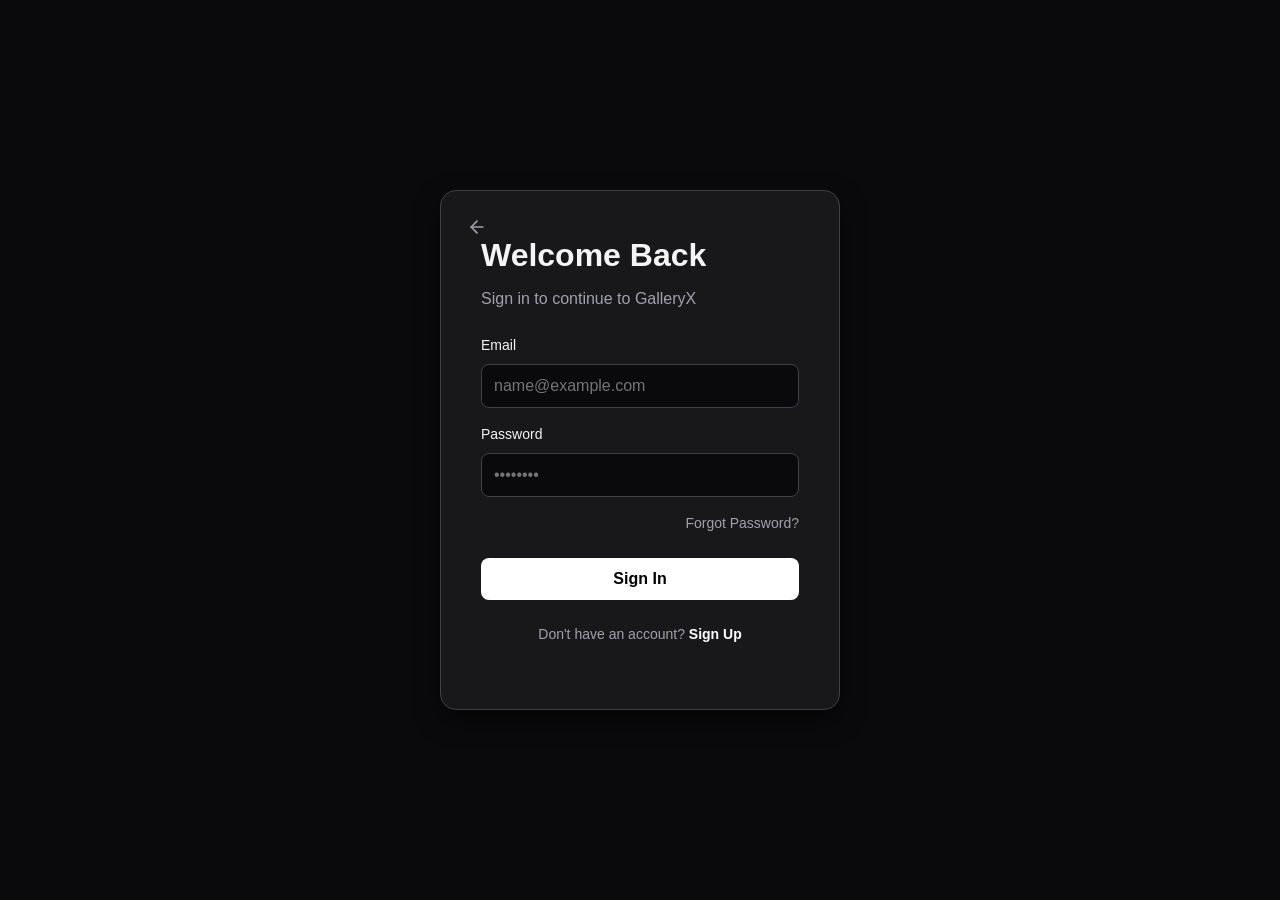
<file: dashboard.html>
<!DOCTYPE html>
<html lang="en">
<head>
    <meta charset="UTF-8">
    <meta name="viewport" content="width=device-width, initial-scale=1.0">
    <title>Dashboard - GalleryX</title>
    <link rel="stylesheet" href="css/style.css">
    <link rel="stylesheet" href="css/dashboard.css">
</head>
<body>
    <div class="app-layout">
        <aside class="sidebar">
            <div class="sidebar-logo">GALLERYX</div>
            <nav class="sidebar-nav">
                <a href="dashboard.html" class="active">Dashboard</a>
                <a href="gallery.html">Gallery</a>
            </nav>
            <div class="sidebar-footer">
                <button id="logout-btn" class="btn-text">Logout</button>
            </div>
        </aside>
        <main class="main-content">
            <header class="top-header">
                <h1 id="welcome-message">Welcome</h1>
                <div class="header-actions">
                    <button class="btn-primary" onclick="window.location.href='gallery.html?upload=true'">Upload Image</button>
                </div>
            </header>
            
            <div class="stats-grid">
                <div class="stat-card">
                    <h3>Total Images</h3>
                    <p id="total-images-count">0</p>
                </div>
                <div class="stat-card">
                    <h3>Uploaded Today</h3>
                    <p id="today-uploads-count">0</p>
                </div>
                <div class="stat-card">
                    <h3>Most Recent Upload</h3>
                    <p id="recent-upload-time">N/A</p>
                </div>
                <div class="stat-card">
                    <h3>Storage Usage</h3>
                    <p id="storage-usage">0 MB</p>
                </div>
            </div>

            <section class="chart-section" style="margin-top: 2rem; background: var(--surface); padding: 1.5rem; border-radius: 12px; border: 1px solid var(--border);">
                <h2 style="margin-bottom: 1rem;">Upload Activity (Last 7 Days)</h2>
                <div id="activity-chart" style="display: flex; align-items: flex-end; gap: 10px; height: 150px; padding-top: 20px; border-bottom: 1px solid var(--border);">
                    <!-- Bars injected via JS -->
                </div>
                <div id="activity-chart-labels" style="display: flex; justify-content: space-between; gap: 10px; margin-top: 10px; color: var(--text-muted); font-size: 0.8rem;">
                    <!-- Labels injected via JS -->
                </div>
            </section>

            <section class="quick-actions" style="margin-top: 2rem;">
                <h2>Quick Actions</h2>
                <div class="actions-grid">
                    <a href="gallery.html" class="action-card">View Gallery</a>
                    <a href="gallery.html?upload=true" class="action-card">Upload New</a>
                </div>
            </section>
        </main>
    </div>
    <script src="js/storage.js"></script>
    <script src="js/utils.js"></script>
    <script src="js/dashboard.js"></script>
</body>
</html>
</file>
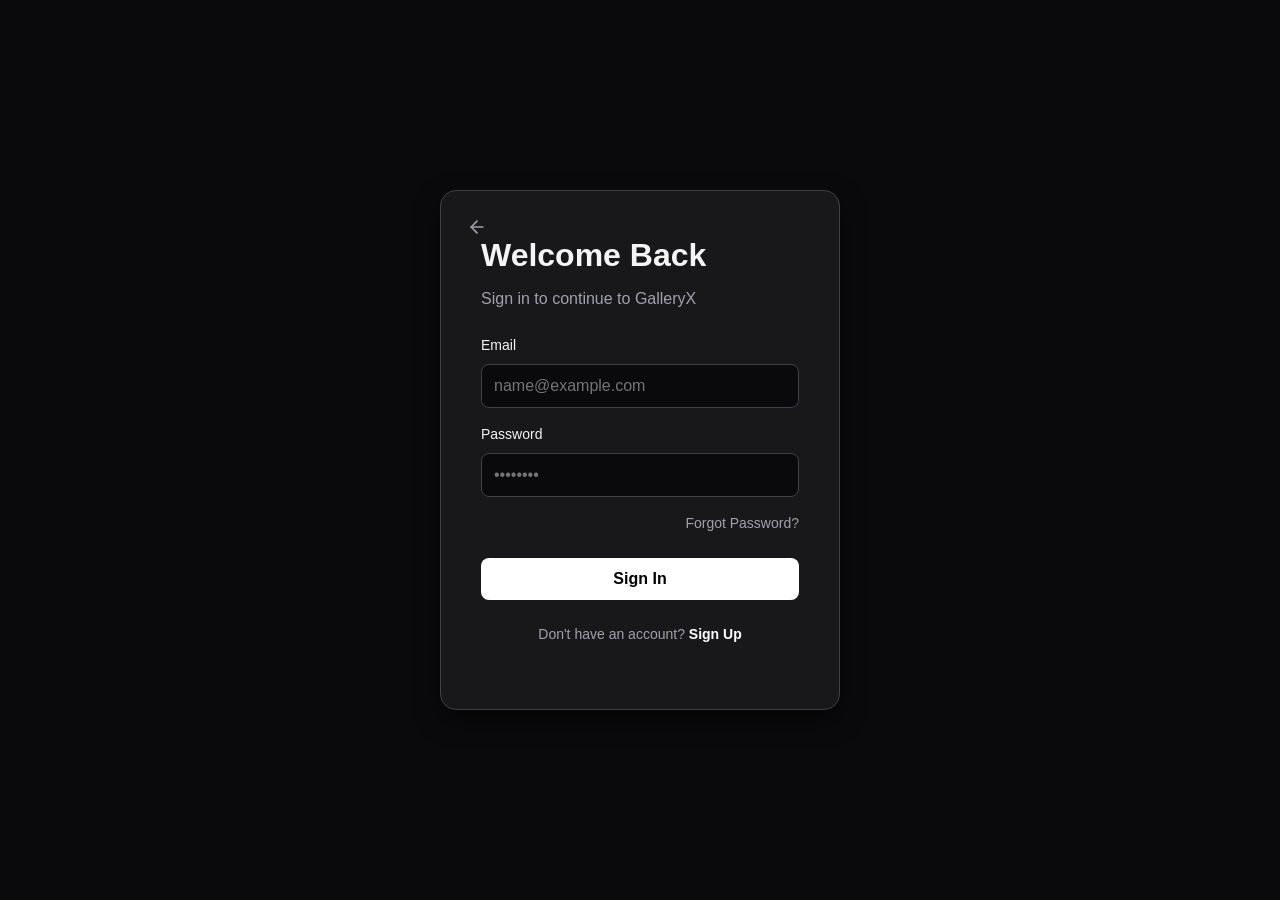
<file: gallery.html>
<!DOCTYPE html>
<html lang="en">
<head>
    <meta charset="UTF-8">
    <meta name="viewport" content="width=device-width, initial-scale=1.0">
    <title>Gallery - GalleryX</title>
    <link rel="stylesheet" href="css/style.css">
    <link rel="stylesheet" href="css/dashboard.css">
    <link rel="stylesheet" href="css/gallery.css">
</head>
<body>
    <div class="app-layout">
        <aside class="sidebar">
            <div class="sidebar-logo">GALLERYX</div>
            <nav class="sidebar-nav">
                <a href="dashboard.html">Dashboard</a>
                <a href="gallery.html" class="active">Gallery</a>
            </nav>
            <div class="sidebar-footer">
                <button id="logout-btn" class="btn-text">Logout</button>
            </div>
        </aside>
        <main class="main-content">
            <header class="gallery-header">
                <div class="search-filter">
                    <input type="text" id="search-input" placeholder="Search images...">
                    <select id="filter-type">
                        <option value="all">All Types</option>
                        <option value="image/jpeg">JPEG</option>
                        <option value="image/png">PNG</option>
                        <option value="image/gif">GIF</option>
                        <option value="image/webp">WEBP</option>
                    </select>
                    <select id="sort-by">
                        <option value="newest">Newest First</option>
                        <option value="oldest">Oldest First</option>
                        <option value="name">File Name</option>
                    </select>
                </div>
                <div class="header-actions" style="display: flex; gap: 10px;">
                    <button class="btn-secondary" id="start-slideshow-btn">Start Slideshow</button>
                    <button class="btn-primary" id="trigger-upload">Upload Image</button>
                </div>
                <input type="file" id="file-upload" accept="image/png, image/jpeg, image/jpg, image/gif, image/webp" multiple hidden>
            </header>

            <div id="drop-zone" class="drop-zone">
                <p>Drag and drop images here or click to upload</p>
            </div>

            <div id="gallery-container">
                <!-- Grouped images will be rendered here -->
            </div>
        </main>
    </div>

    <!-- Lightbox Modal -->
    <div id="lightbox" class="lightbox hidden">
        <div class="lightbox-content">
            <button class="lightbox-close">&times;</button>
            <button class="lightbox-prev">&lsaquo;</button>
            <img id="lightbox-img" src="" alt="Lightbox image">
            <button class="lightbox-next">&rsaquo;</button>
            <div class="lightbox-info">
                <p id="lightbox-date"></p>
                <div class="lightbox-actions">
                    <a id="lightbox-download" download class="btn-small">Download</a>
                    <button id="lightbox-delete" class="btn-small btn-danger">Delete</button>
                </div>
            </div>
        </div>
    </div>

    <!-- Slideshow Setup Modal -->
    <div id="slideshow-setup-modal" class="lightbox hidden" style="background: rgba(0,0,0,0.8);">
        <div style="background: var(--surface); padding: 2rem; border-radius: 12px; width: 400px; max-width: 90%; margin: 100px auto;">
            <h2 style="margin-bottom: 1rem;">Start Slideshow</h2>
            <p style="margin-bottom: 1rem; color: var(--text-muted);">Select a date to play its slideshow:</p>
            <select id="slideshow-date-select" style="width: 100%; padding: 10px; margin-bottom: 1rem; background: var(--bg-dark); color: var(--text-main); border: 1px solid var(--border); border-radius: 6px;"></select>
            <div style="display: flex; justify-content: flex-end; gap: 1rem;">
                <button id="slideshow-cancel" class="btn-secondary">Cancel</button>
                <button id="slideshow-play" class="btn-primary">Play</button>
            </div>
        </div>
    </div>

    <!-- Slideshow Player -->
    <div id="slideshow-player" class="lightbox hidden" style="background: black; z-index: 10000; flex-direction: column;">
        <div style="position: absolute; top: 20px; left: 20px; color: white; z-index: 10001; text-shadow: 0 2px 4px rgba(0,0,0,0.8);">
            <div id="slideshow-status">Image 1 of 1</div>
            <div id="slideshow-player-date" style="font-size: 0.9em; opacity: 0.8;"></div>
        </div>
        <div style="position: absolute; top: 20px; right: 20px; z-index: 10001; display: flex; gap: 10px;">
            <button id="slideshow-pause" class="btn-secondary" style="border-color: white; color: white;">Pause</button>
            <button id="slideshow-exit" class="btn-secondary" style="border-color: white; color: white;">Exit</button>
        </div>
        <button id="slideshow-player-prev" class="lightbox-prev">&lsaquo;</button>
        <img id="slideshow-player-img" src="" alt="Slideshow Image" style="max-height: 90vh; max-width: 90vw; object-fit: contain; transition: opacity 0.5s ease-in-out;">
        <button id="slideshow-player-next" class="lightbox-next">&rsaquo;</button>
        
        <!-- End Screen -->
        <div id="slideshow-end-screen" class="hidden" style="position: absolute; inset: 0; display: flex; flex-direction: column; align-items: center; justify-content: center; background: black;">
            <h2 style="font-size: 2rem; margin-bottom: 2rem; color: white;">End of slideshow</h2>
            <div style="display: flex; gap: 1rem;">
                <button id="slideshow-replay" class="btn-primary">Replay</button>
                <button id="slideshow-exit-end" class="btn-secondary" style="border-color: white; color: white;">Exit Slideshow</button>
            </div>
        </div>
    </div>

    <script src="js/storage.js"></script>
    <script src="js/utils.js"></script>
    <script src="js/gallery.js"></script>
</body>
</html>
</file>
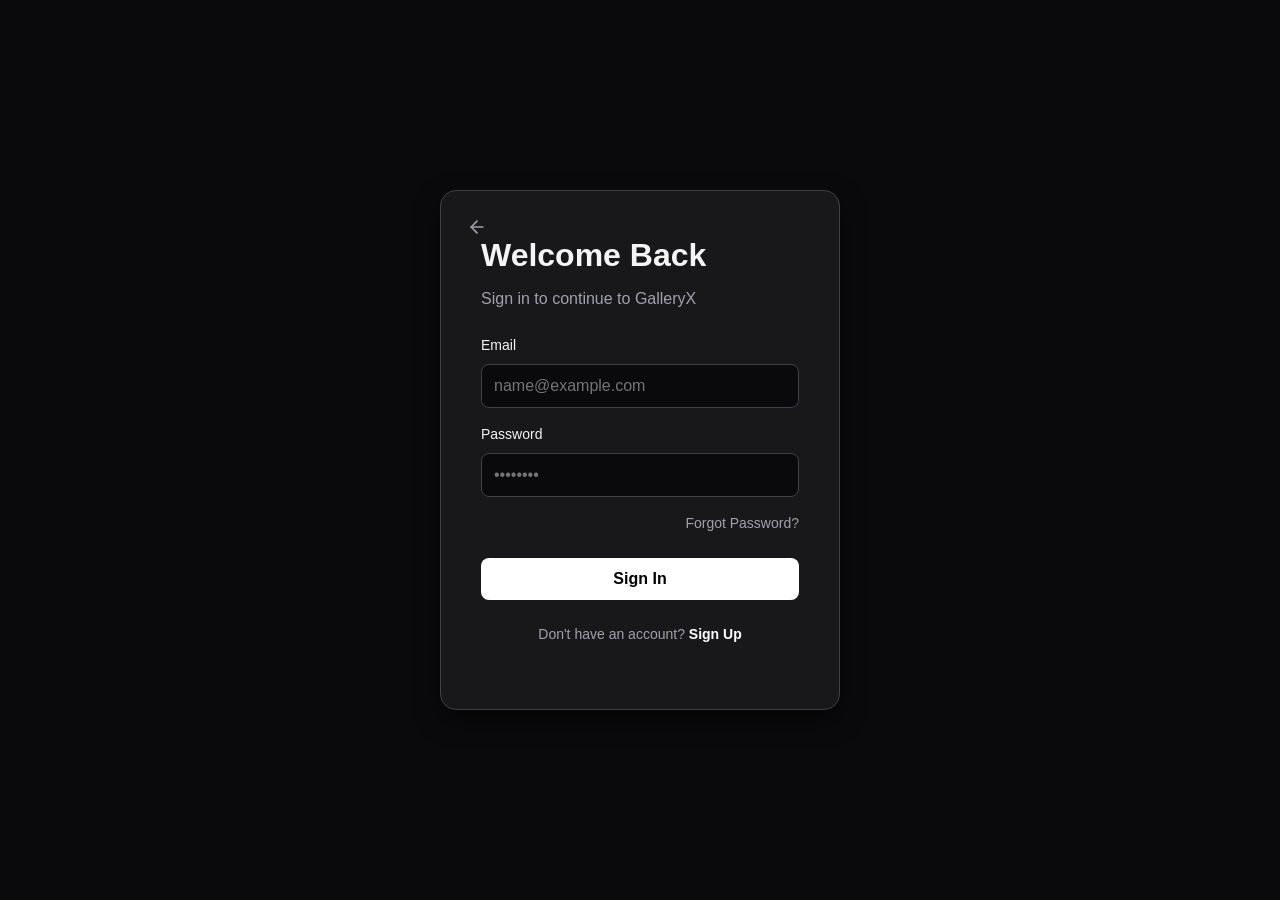
<file: signin.html>
<!DOCTYPE html>
<html lang="en">
<head>
    <meta charset="UTF-8">
    <meta name="viewport" content="width=device-width, initial-scale=1.0">
    <title>Sign In - GalleryX</title>
    <link rel="stylesheet" href="css/style.css">
    <link rel="stylesheet" href="css/auth.css">
</head>
<body>
    <div class="auth-wrapper">
        <div class="auth-box">
            <a href="index.html" class="back-to-landing" title="Back to Home">
                <svg viewBox="0 0 24 24" width="20" height="20" fill="none" stroke="currentColor" stroke-width="2" stroke-linecap="round" stroke-linejoin="round">
                    <line x1="19" y1="12" x2="5" y2="12"></line>
                    <polyline points="12 19 5 12 12 5"></polyline>
                </svg>
            </a>
            <h2>Welcome Back</h2>
            <p>Sign in to continue to GalleryX</p>
            <form id="signin-form">
                <div class="input-group">
                    <label for="email">Email</label>
                    <input type="email" id="email" required placeholder="name@example.com">
                </div>
                <div class="input-group">
                    <label for="password">Password</label>
                    <input type="password" id="password" required placeholder="••••••••">
                </div>
                <div class="auth-actions">
                    <a href="#" class="forgot-link">Forgot Password?</a>
                </div>
                <button type="submit" class="btn-primary w-100">Sign In</button>
            </form>
            <p class="switch-auth">Don't have an account? <a href="signup.html">Sign Up</a></p>
        </div>
    </div>
    <script src="js/storage.js"></script>
    <script src="js/utils.js"></script>
    <script src="js/auth.js"></script>
</body>
</html>
</file>
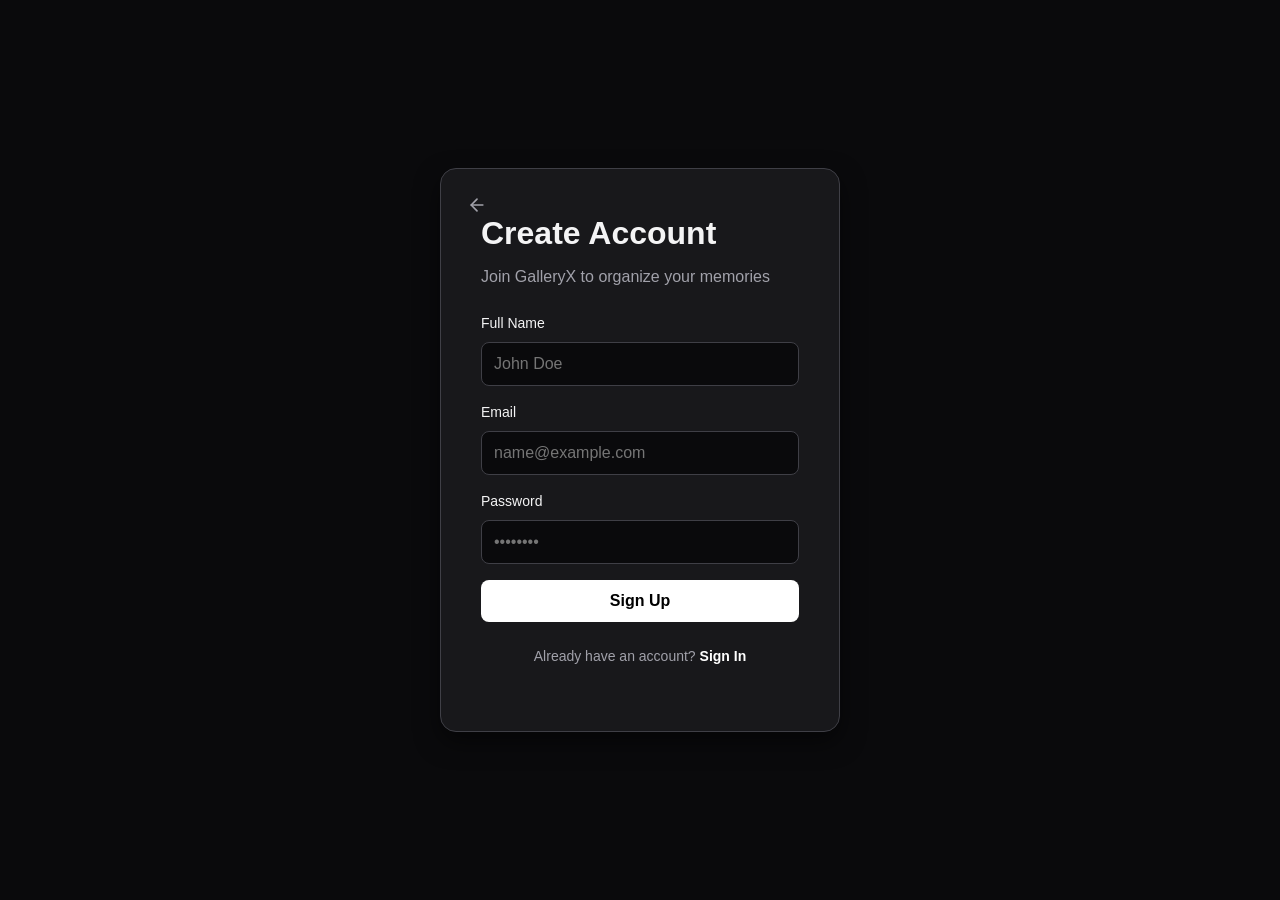
<file: signup.html>
<!DOCTYPE html>
<html lang="en">
<head>
    <meta charset="UTF-8">
    <meta name="viewport" content="width=device-width, initial-scale=1.0">
    <title>Sign Up - GalleryX</title>
    <link rel="stylesheet" href="css/style.css">
    <link rel="stylesheet" href="css/auth.css">
</head>
<body>
    <div class="auth-wrapper">
        <div class="auth-box">
            <a href="index.html" class="back-to-landing" title="Back to Home">
                <svg viewBox="0 0 24 24" width="20" height="20" fill="none" stroke="currentColor" stroke-width="2" stroke-linecap="round" stroke-linejoin="round">
                    <line x1="19" y1="12" x2="5" y2="12"></line>
                    <polyline points="12 19 5 12 12 5"></polyline>
                </svg>
            </a>
            <h2>Create Account</h2>
            <p>Join GalleryX to organize your memories</p>
            <form id="signup-form">
                <div class="input-group">
                    <label for="name">Full Name</label>
                    <input type="text" id="name" required placeholder="John Doe">
                </div>
                <div class="input-group">
                    <label for="email">Email</label>
                    <input type="email" id="email" required placeholder="name@example.com">
                </div>
                <div class="input-group">
                    <label for="password">Password</label>
                    <input type="password" id="password" required placeholder="••••••••">
                </div>
                <button type="submit" class="btn-primary w-100">Sign Up</button>
            </form>
            <p class="switch-auth">Already have an account? <a href="signin.html">Sign In</a></p>
        </div>
    </div>
    <script src="js/storage.js"></script>
    <script src="js/utils.js"></script>
    <script src="js/auth.js"></script>
</body>
</html>
</file>
<file: css/style.css>
:root {
    --bg-dark: #0a0a0c;
    --text-main: #f4f4f5;
    --text-muted: #a1a1aa;
    --primary: #ffffff;
    --primary-invert: #000000;
    --surface: #18181b;
    --surface-hover: #27272a;
    --border: #3f3f46;
    --danger: #ef4444;
    --font-main: -apple-system, BlinkMacSystemFont, "Segoe UI", Roboto, Helvetica, Arial, sans-serif;
}

* {
    box-sizing: border-box;
    margin: 0;
    padding: 0;
}

body {
    font-family: var(--font-main);
    background-color: var(--bg-dark);
    color: var(--text-main);
    line-height: 1.5;
    overflow-x: hidden;
}

a {
    color: var(--text-main);
    text-decoration: none;
}

button {
    cursor: pointer;
    font-family: inherit;
    border: none;
    outline: none;
}

.btn-primary {
    background: var(--primary);
    color: var(--primary-invert);
    padding: 12px 24px;
    border-radius: 8px;
    font-weight: 600;
    font-size: 1rem;
    transition: transform 0.2s, opacity 0.2s;
}

.btn-primary:hover {
    transform: translateY(-2px);
    opacity: 0.9;
}

.btn-secondary {
    background: transparent;
    color: var(--text-main);
    border: 1px solid var(--border);
    padding: 12px 24px;
    border-radius: 8px;
    font-weight: 600;
    font-size: 1rem;
    transition: background 0.2s;
}

.btn-secondary:hover {
    background: var(--surface);
}

.btn-small {
    padding: 6px 12px;
    border-radius: 4px;
    font-size: 0.875rem;
    background: var(--surface-hover);
    color: var(--text-main);
}

.btn-danger {
    background: var(--danger);
    color: white;
}

.w-100 {
    width: 100%;
}

.hidden {
    display: none !important;
}

/* Landing Page Styles */
.landing-container {
    position: relative;
    width: 100vw;
    height: 100vh;
    overflow: hidden;
    display: flex;
    align-items: center;
    justify-content: center;
    background: radial-gradient(circle at center, #1a1a24 0%, var(--bg-dark) 100%);
}

.floating-cards {
    position: absolute;
    inset: 0;
    pointer-events: none;
}

.card {
    position: absolute;
    width: 250px;
    height: 350px;
    border-radius: 12px;
    overflow: hidden;
    box-shadow: 0 20px 40px rgba(0,0,0,0.5);
    animation: float 10s ease-in-out infinite alternate;
    animation-delay: var(--delay);
    transition: transform 0.3s cubic-bezier(0.175, 0.885, 0.32, 1.275);
    will-change: transform;
}

.card img {
    width: 100%;
    height: 100%;
    object-fit: cover;
    opacity: 0.6;
    transition: opacity 0.3s, transform 0.3s;
}

.card:hover {
    transform: scale(1.05) translateZ(0);
}

.card:hover img {
    opacity: 1;
}

@keyframes float {
    0% { transform: translateY(0) rotate(0deg); }
    100% { transform: translateY(-30px) rotate(3deg); }
}

.center-content {
    position: relative;
    z-index: 10;
    text-align: center;
}

.logo-title {
    font-size: 4rem;
    letter-spacing: 8px;
    font-weight: 800;
    margin-bottom: 1rem;
    color: var(--text-main);
    transition: transform 0.3s, text-shadow 0.3s;
}

.tagline {
    font-size: 1.25rem;
    color: var(--text-muted);
    margin-bottom: 2rem;
}

.actions {
    display: flex;
    gap: 1rem;
    justify-content: center;
}

/* Notification System */
.notification-container {
    position: fixed;
    top: 20px;
    right: 20px;
    z-index: 9999;
    display: flex;
    flex-direction: column;
    gap: 10px;
}

.notification {
    background: var(--surface);
    color: var(--text-main);
    padding: 12px 20px;
    border-radius: 8px;
    box-shadow: 0 4px 12px rgba(0,0,0,0.5);
    display: flex;
    align-items: center;
    justify-content: space-between;
    gap: 15px;
    transform: translateX(120%);
    transition: transform 0.3s cubic-bezier(0.175, 0.885, 0.32, 1.275);
    min-width: 250px;
    border-left: 4px solid var(--border);
}

.notification.show {
    transform: translateX(0);
}

.notification.notif-success { border-left-color: #10b981; }
.notification.notif-error { border-left-color: #ef4444; }
.notification.notif-warning { border-left-color: #f59e0b; }
.notification.notif-info { border-left-color: #3b82f6; }

.notif-close {
    background: none;
    border: none;
    color: var(--text-muted);
    font-size: 1.2rem;
    cursor: pointer;
}

.notif-close:hover { color: var(--text-main); }

/* Interactive Logo Hover */
.logo-title:hover, .sidebar-logo:hover {
    text-shadow: 0 0 15px rgba(255,255,255,0.4);
    transform: scale(1.05);
    transition: transform 0.3s, text-shadow 0.3s;
    cursor: default;
}
</file>
<file: css/dashboard.css>
.app-layout {
    display: flex;
    height: 100vh;
    overflow: hidden;
}
.sidebar {
    width: 260px;
    background: var(--surface);
    border-right: 1px solid var(--border);
    display: flex;
    flex-direction: column;
    padding: 24px;
}
.sidebar-logo {
    font-size: 1.5rem;
    font-weight: 800;
    letter-spacing: 2px;
    margin-bottom: 40px;
}
.sidebar-nav {
    flex: 1;
    display: flex;
    flex-direction: column;
    gap: 8px;
}
.sidebar-nav a {
    padding: 12px 16px;
    border-radius: 8px;
    color: var(--text-muted);
    font-weight: 500;
    transition: background 0.2s, color 0.2s;
}
.sidebar-nav a:hover, .sidebar-nav a.active {
    background: var(--surface-hover);
    color: var(--text-main);
}
.sidebar-footer {
    padding-top: 24px;
    border-top: 1px solid var(--border);
}
.btn-text {
    background: transparent;
    color: var(--text-muted);
    font-weight: 500;
    font-size: 1rem;
}
.btn-text:hover {
    color: var(--danger);
}
.main-content {
    flex: 1;
    overflow-y: auto;
    padding: 40px;
}
.top-header {
    display: flex;
    justify-content: space-between;
    align-items: center;
    margin-bottom: 40px;
}
.top-header h1 {
    font-size: 2rem;
}
.stats-grid {
    display: grid;
    grid-template-columns: repeat(auto-fit, minmax(200px, 1fr));
    gap: 24px;
    margin-bottom: 40px;
}
.stat-card {
    background: var(--surface);
    border: 1px solid var(--border);
    padding: 24px;
    border-radius: 12px;
}
.stat-card h3 {
    font-size: 0.875rem;
    color: var(--text-muted);
    margin-bottom: 8px;
}
.stat-card p {
    font-size: 1.5rem;
    font-weight: 600;
}
.quick-actions h2 {
    font-size: 1.25rem;
    margin-bottom: 16px;
}
.actions-grid {
    display: grid;
    grid-template-columns: repeat(auto-fit, minmax(150px, 1fr));
    gap: 16px;
}
.action-card {
    background: var(--surface-hover);
    padding: 24px;
    border-radius: 12px;
    text-align: center;
    font-weight: 500;
    transition: background 0.2s;
}
.action-card:hover {
    background: var(--border);
}
</file>
<file: css/gallery.css>
.gallery-header {
    display: flex;
    justify-content: space-between;
    align-items: center;
    margin-bottom: 24px;
    gap: 16px;
    flex-wrap: wrap;
}
.search-filter {
    display: flex;
    gap: 12px;
    flex: 1;
}
.search-filter input, .search-filter select {
    background: var(--surface);
    border: 1px solid var(--border);
    color: var(--text-main);
    padding: 10px 16px;
    border-radius: 8px;
}
.search-filter input {
    flex: 1;
    max-width: 300px;
}
.drop-zone {
    border: 2px dashed var(--border);
    border-radius: 12px;
    padding: 40px;
    text-align: center;
    color: var(--text-muted);
    margin-bottom: 24px;
    transition: background 0.2s, border-color 0.2s;
}
.drop-zone.dragover {
    background: var(--surface-hover);
    border-color: var(--primary);
}
.masonry-grid {
    column-count: 3;
    column-gap: 16px;
}
@media (max-width: 1200px) { .masonry-grid { column-count: 2; } }
@media (max-width: 768px) { .masonry-grid { column-count: 1; } }

.gallery-item {
    break-inside: avoid;
    margin-bottom: 16px;
    border-radius: 12px;
    overflow: hidden;
    position: relative;
    cursor: pointer;
    background: var(--surface);
}
.gallery-item img {
    width: 100%;
    display: block;
    transition: transform 0.3s;
}
.gallery-item:hover img {
    transform: scale(1.05);
}
.gallery-item-overlay {
    position: absolute;
    inset: 0;
    background: linear-gradient(to top, rgba(0,0,0,0.8), transparent);
    opacity: 0;
    transition: opacity 0.2s;
    display: flex;
    align-items: flex-end;
    padding: 16px;
}
.gallery-item:hover .gallery-item-overlay {
    opacity: 1;
}
.gallery-item-info p {
    font-size: 0.875rem;
    color: #fff;
}

/* Lightbox */
.lightbox {
    position: fixed;
    inset: 0;
    background: rgba(0,0,0,0.9);
    z-index: 1000;
    display: flex;
    align-items: center;
    justify-content: center;
}
.lightbox-content {
    position: relative;
    max-width: 90vw;
    max-height: 90vh;
}
.lightbox-content img {
    max-width: 100%;
    max-height: 80vh;
    border-radius: 8px;
}
.lightbox-close {
    position: absolute;
    top: -40px;
    right: -40px;
    font-size: 2rem;
    color: #fff;
    background: transparent;
}
.lightbox-prev, .lightbox-next {
    position: absolute;
    top: 50%;
    transform: translateY(-50%);
    font-size: 3rem;
    color: #fff;
    background: transparent;
    padding: 20px;
}
.lightbox-prev { left: -60px; }
.lightbox-next { right: -60px; }
.lightbox-info {
    margin-top: 16px;
    display: flex;
    justify-content: space-between;
    align-items: center;
}
.lightbox-actions {
    display: flex;
    gap: 12px;
}
</file>
<file: css/auth.css>
.auth-wrapper {
    display: flex;
    align-items: center;
    justify-content: center;
    min-height: 100vh;
    padding: 20px;
}
.auth-box {
    background: var(--surface);
    border: 1px solid var(--border);
    padding: 40px;
    border-radius: 16px;
    width: 100%;
    max-width: 400px;
    box-shadow: 0 10px 25px rgba(0,0,0,0.5);
}
.auth-box h2 {
    font-size: 2rem;
    margin-bottom: 8px;
}
.auth-box p {
    color: var(--text-muted);
    margin-bottom: 24px;
}
.input-group {
    margin-bottom: 16px;
    display: flex;
    flex-direction: column;
}
.input-group label {
    font-size: 0.875rem;
    margin-bottom: 8px;
    color: var(--text-main);
}
.input-group input {
    background: var(--bg-dark);
    border: 1px solid var(--border);
    padding: 12px;
    border-radius: 8px;
    color: var(--text-main);
    font-size: 1rem;
    transition: border-color 0.2s;
}
.input-group input:focus {
    outline: none;
    border-color: var(--primary);
}
.auth-actions {
    display: flex;
    justify-content: flex-end;
    margin-bottom: 24px;
}
.forgot-link {
    font-size: 0.875rem;
    color: var(--text-muted);
}
.forgot-link:hover {
    color: var(--primary);
}
.switch-auth {
    margin-top: 24px;
    text-align: center;
    font-size: 0.875rem;
}
.switch-auth a {
    color: var(--primary);
    font-weight: 600;
}
.auth-box {
    position: relative;
}
.back-to-landing {
    position: absolute;
    top: 20px;
    left: 20px;
    color: var(--text-muted);
    transition: color 0.2s, transform 0.2s, background-color 0.2s;
    display: flex;
    align-items: center;
    justify-content: center;
    width: 32px;
    height: 32px;
    border-radius: 50%;
    background: transparent;
}
.back-to-landing:hover {
    color: var(--text-main);
    background: var(--surface-hover);
    transform: translateX(-3px);
}
</file>
